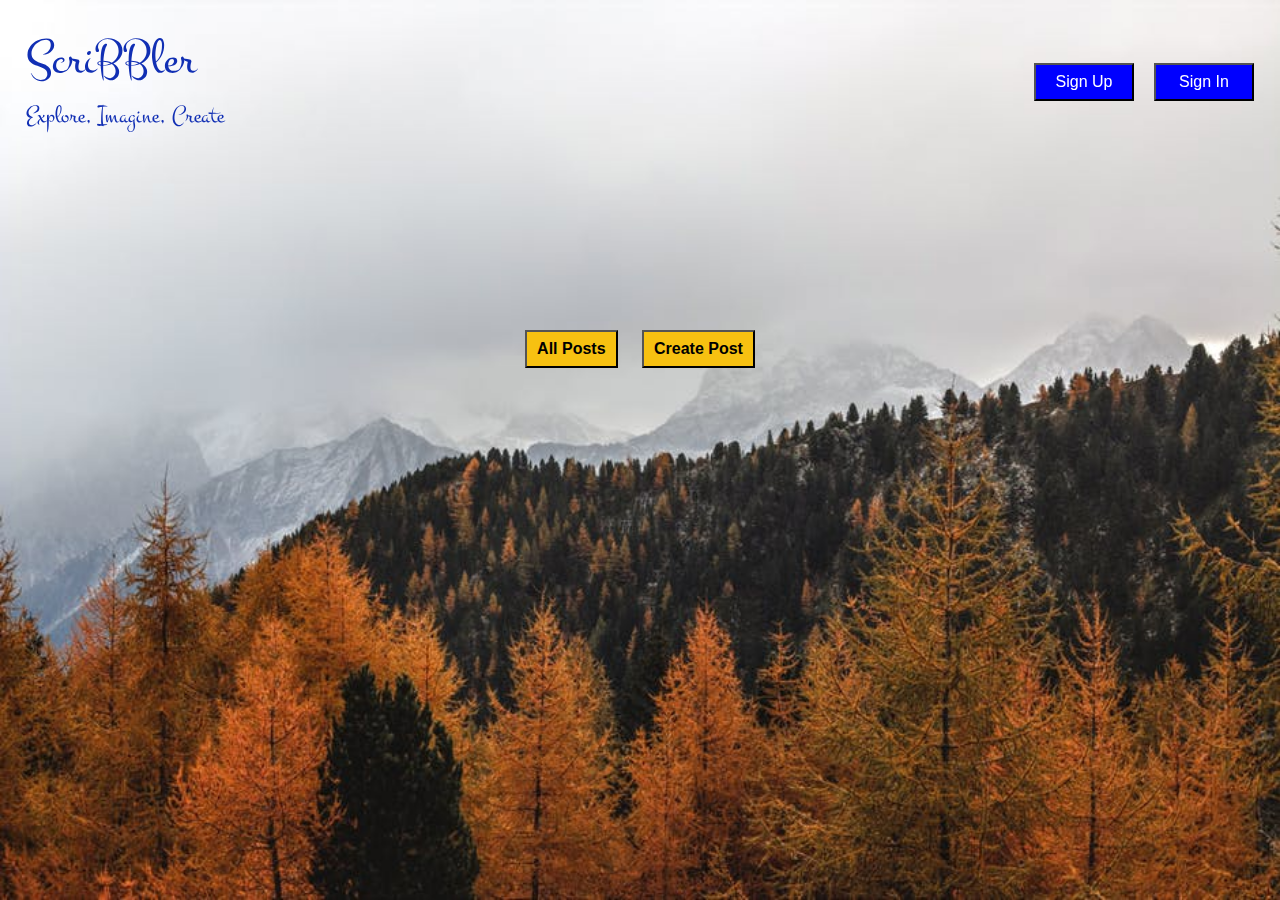
<file: index.html>
<!DOCTYPE html>
<html>

<head>
    <meta charset="utf-8">
    <meta name="viewport" content="width=device-width, initial-scale=1">
    <link rel="stylesheet" href="https://cdnjs.cloudflare.com/ajax/libs/font-awesome/4.7.0/css/font-awesome.min.css">
    <link rel="stylesheet" href="css/header.css">
    <link rel="stylesheet" href="css/index.css">
    <link rel="stylesheet" href="https://fonts.googleapis.com/css?family=Montez&display=swap" >   
    <link rel="stylesheet" href="https://maxcdn.bootstrapcdn.com/bootstrap/4.5.2/css/bootstrap.min.css">
    <script src="https://ajax.googleapis.com/ajax/libs/jquery/3.5.1/jquery.min.js"></script>
    <script src="https://cdnjs.cloudflare.com/ajax/libs/popper.js/1.16.0/umd/popper.min.js"></script>
    <script src="https://maxcdn.bootstrapcdn.com/bootstrap/4.5.2/js/bootstrap.min.js"></script>    <!-- TODO: Include Google Fonts file here -->
</head>

<body>
    <header>
          <nav class="navbar transparent fixed-top">
            <a class="navbar-brand" class="logo-title" id="Title">ScriBBler
            <p class="middleText" style="font-size:25px;">Explore, Imagine, Create</p></a>
            <ul class="navbar-nav navbar-nav navbar-right">
                <li>
                  <button id="sign" data-toggle="modal" data-target="#sign_in">Sign In</button>
                  <button id="sign" data-toggle="modal" data-target="#sign_up">Sign Up</button>
                </li>
            </ul>
          </nav>
    </header>

<div id="main">
    <span>
        <button id="post" onclick="window.location.href = './html/bloglist.html';"><b>All Posts</b></button>
        <button id="post" data-toggle="modal" data-target="#pen_post"><b>Create Post</b></button>
    </span>
</div>

<div class="modal fade" id="sign_in" tabindex="-1" role="dialog" aria-hidden="true">
  <div class="modal-dialog modal-dialog-centered" role="document">
    <div class="modal-content">
      <div class="modal-header text-center">
        <h4 class="modal-title w-100" id="ModalLabel">Welcome Back!</h4>
        <button type="button" class="close" data-dismiss="modal" aria-label="Close">
            <span aria-hidden="true">&times;</span>
        </button>
    </div>
        <div class="modal-body">
          <form>
            <div class="form-group">
                <label for="InputUsername">Username</label>
                <input type="text" class="form-control" id="InputUsername" placeholder="Enter your username" required>
            </div>
            <div class="form-group">
                <label for="InputPassword1">Password</label>
                <input type="password" class="form-control" id="InputPassword1" placeholder="Enter your password" required>
            </div>
            <div class="modal-signin-container">
                <button type="submit" class="btn btn-success btn-block">Sign In</button>
            </div>
            <div class="modal-footer border-top-0 d-flex justify-content-center">
                Not a member ? 
                <a data-target="#sign_up" data-dismiss="modal" data-toggle="modal" href="#sign_up"> 
                  Sign Up
                </a>
            </div>
        </form>
        </div>
    </div>
  </div>
</div>

<div class="modal fade" id="sign_up" tabindex="-1" role="dialog" aria-hidden="true">
  <div class="modal-dialog modal-dialog-centered" role="document">
    <div class="modal-content">
      <div class="modal-header text-center">
        <h4 class="modal-title w-100" id="ModalLabel">Get Started</h4>
        <button type="button" class="close" data-dismiss="modal" aria-label="Close">
            <span aria-hidden="true">&times;</span>
        </button>
    </div>
        <div class="modal-body">
          <form>
            <div class="form-group">
              <label for="InputFullname">Full name</label>
              <input type="text" class="form-control" id="InputFullname" placeholder="Full Name" required>
          </div>
            <div class="form-group">
                <label for="InputnewUsername">Username</label>
                <input type="text" class="form-control" id="InputnewUsername" placeholder="Enter your username" required>
            </div>
            <div class="form-group">
                <label for="InputnewPassword">Password</label>
                <input type="password" class="form-control" id="InputnewPassword1" placeholder="Enter Your Password" required>
            </div>
            <div class="form-group">
              <label for="confirmPassword">Password</label>
              <input type="password" class="form-control" id="confirmPassword" placeholder="Confirm Password" required>
          </div>
            <div class="modal-signin-container">
                <button type="submit" class="btn btn-success btn-block">Sign Up</button>
            </div>
            <div class="modal-footer border-top-0 d-flex justify-content-center">
                Already a member ? 
                <a data-target="#sign_in" data-dismiss="modal" data-toggle="modal" href="#sign_in"> 
                  Sign in
                </a>
            </div>
        </form>
        </div>
    </div>
  </div>
</div>

<div class="modal fade" id="pen_post" tabindex="-1" role="dialog" aria-hidden="true">
  <div class="modal-dialog modal-dialog-centered" role="document">
    <div class="modal-content">
      <div class="modal-header text-center">
        <h4 class="modal-title w-100" id="ModalLabel">Pen Post</h4>
        <button type="button" class="close" data-dismiss="modal" aria-label="Close">
            <span aria-hidden="true">&times;</span>
        </button>
    </div>
        <div class="modal-body">
          <form>
            <div class="form-group">
              <label for="posttitle">Title:</label>
              <input type="text" class="form-control" id="posttitle" style="width:50%;" required>
            </div>
            <div class="form-group">
              <label for="content">Content:</label>
              <input type="text" class="form-control" id="content" style="width:100%; height:350px;" required>
            </div>
            <div class="modal-signin-container">
              <button type="submit" class="btn btn-success btn-block">Create</button>
          </div>
          </form>
        </div>
    </div>
  </div>
</div>
</body>
</html>
</file>
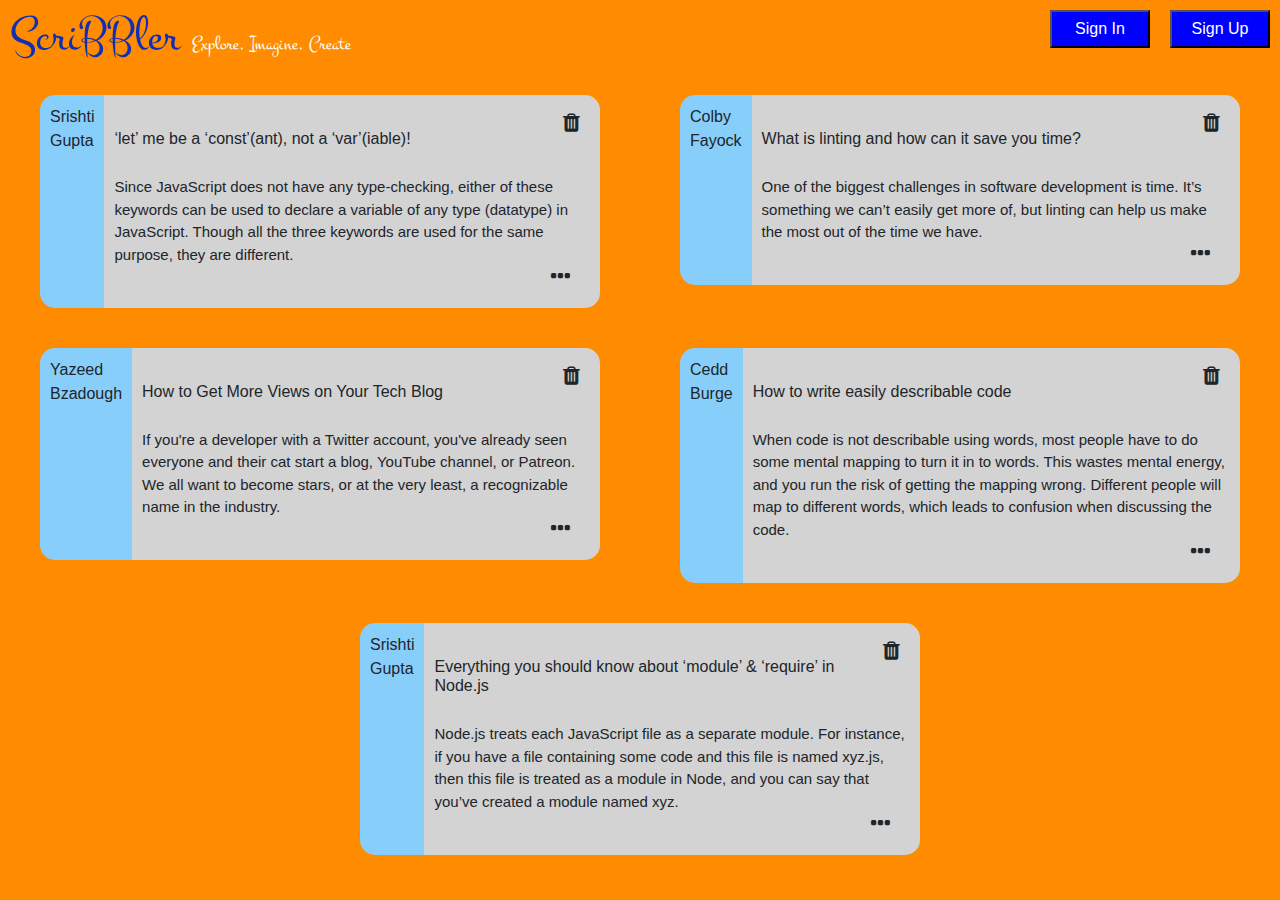
<file: html/bloglist.html>
<!DOCTYPE html>
<html>
<head>
    <meta charset="utf-8">
    <meta name="viewport" content="width=device-width, initial-scale=1">
    <link rel="stylesheet" href="https://cdnjs.cloudflare.com/ajax/libs/font-awesome/4.7.0/css/font-awesome.min.css">
    <link rel="stylesheet" href="../css/bloglist.css">
    <link rel="stylesheet" href="../css/header.css">
    <link rel="stylesheet" href="https://fonts.googleapis.com/css?family=Montez&display=swap" >   
    <link rel="stylesheet" href="https://maxcdn.bootstrapcdn.com/bootstrap/4.5.2/css/bootstrap.min.css">
    <script src="https://ajax.googleapis.com/ajax/libs/jquery/3.5.1/jquery.min.js"></script>
    <script src="https://cdnjs.cloudflare.com/ajax/libs/popper.js/1.16.0/umd/popper.min.js"></script>
    <script src="https://maxcdn.bootstrapcdn.com/bootstrap/4.5.2/js/bootstrap.min.js"></script>    <!-- TODO: Include Google Fonts file here -->
</head>

<body style="background-color:darkorange;">
    <div class="header">
        <a id="Title">ScriBBler <span style="color:white; font-size:20px;">Explore, Imagine, Create</span></a>
        <button id="sign" data-toggle="modal" data-target="#sign_up">Sign Up</button>
        <button id="sign" data-toggle="modal" data-target="#sign_in">Sign In</button>
        
    </div>
    <div class="main">
    <div class="post_container">

        <!-- post 1 starts here -->
        <div class="post"> 
            <div class="post_heading">
                <p id="author" style="font-size:16px;">Srishti Gupta</p>
            </div>

            <div class="post_content">
                <div>
                    <span>
                    <span data-toggle="modal" data-target="#modalConfirm">
                        <i class="fa fa-trash fa-lg"></i></span>
                        <br>
                        <h6 id="heading">‘let’ me be a ‘const’(ant), not a ‘var’(iable)!</h6>
                    </span>
                </div>
                <p id="content">Since JavaScript does not have any type-checking, either of these keywords can be used to declare a variable of any type (datatype) in JavaScript. Though all the three keywords are used for the same purpose, they are different.
                    <span onClick="EditPost(author,heading,content)">
                    <i style="font-size:24px" class="fa">&#xf141;</i>
                </span>
                </p>
            </div>
        </div>
        <!-- post 1 ends here -->

        <!-- post 2 starts here -->
        <div class="post">
            <div class="post_heading">
                <p id="author1" style="font-size:16px;">Colby Fayock</p>
            </div>

            <div class="post_content">
                <div>
                    <span data-toggle="modal" data-target="#modalConfirm">
                        <i class="fa fa-trash fa-lg"></i>
                        <br>
                        <h6 id="heading1">What is linting and how can it save you time?</h6>
                    </span>
                </div>
                <p id="content1">One of the biggest challenges in software development is time. It’s something we can’t easily get more of, but linting can help us make the most out of the time we have.
                    <span onClick="EditPost(author1,heading1,content1)">
                    <i style="font-size:24px" class="fa">&#xf141;</i>
                </span>
                </p>
            </div>
        </div>
        <!-- post 2 ends here -->
    </div>
    <div class="post_container">
        <!-- post 3 starts here -->
        <div class="post"> 
            <div class="post_heading">
                <p id="author2" style="font-size:16px;">Yazeed Bzadough</p>
            </div>

            <div class="post_content">
                <div>
                    <span data-toggle="modal" data-target="#modalConfirm">
                        <i class="fa fa-trash fa-lg"></i>
                        <br>
                    <h6 id="heading2">How to Get More Views on Your Tech Blog</h6>
                </div>
                <p id="content2">If you're a developer with a Twitter account, you've already seen everyone and their cat start a blog, YouTube channel, or Patreon. We all want to become stars, or at the very least, a recognizable name in the industry.
                    <span onClick="EditPost(author2,heading2,content2)">
                    <i style="font-size:24px" class="fa">&#xf141;</i>
                </span>
                </p>
            </div>
        </div>
        <!-- post 3 ends here -->

        <!-- post 4 starts here -->
        <div class="post"> 
            <div class="post_heading">
                <p id="author3" style="font-size:16px;">Cedd Burge</p>
            </div>

            <div class="post_content">
                <div>
                    <span data-toggle="modal" data-target="#modalConfirm">
                        <i class="fa fa-trash fa-lg"></i>
                        <br>
                    <h6 id="heading3">How to write easily describable code</h6>
                    <span>
                        <!-- TODO: Include Font Awesome icon for delete icon here -->
                    </span>
                </div>
                <p id="content3">When code is not describable using words, most people have to do some mental mapping to turn it in to words. This wastes mental energy, and you run the risk of getting the mapping wrong. Different people will map to different words, which
                    leads to confusion when discussing the code.
                    <span onClick="EditPost(author3,heading3,content3)">
                        <i style="font-size:24px" class="fa">&#xf141;</i>
                    </span>
                    </p>
            </div>
        </div>
        <!-- post 4 ends here -->
    </div>
    <div class="post_container">
        <!-- post 5 starts here -->
        <div class="post"> 
            <div class="post_heading">
                <p id ="author4" style="font-size:16px;">Srishti Gupta</p>
            </div>

            <div class="post_content">
                <div>
                    <span>
                    <span data-toggle="modal" data-target="#modalConfirm">
                        <i class="fa fa-trash fa-lg"></i></span>
                        <br>
                        <h6 id="heading4">Everything you should know about ‘module’ & ‘require’ in Node.js</h6>
                    </span>
                </div>
                <p id="content4">Node.js treats each JavaScript file as a separate module. For instance, if you have a file containing some code and this file is named xyz.js, then this file is treated as a module in Node, and you can say that you’ve created a module
                    named xyz.
                    <span >
                        <i style="font-size:24px" class="fa" onClick="EditPost(author4,heading4,content4)">&#xf141;</i>
                    </span>
                    </p>
            </div>
        </div>
        <!-- post 5 ends here -->

        <!-- TODO: Write code for delete post modal here -->

    </div>
    <!-- list of all posts ends here -->
    </div>
    <div class="modal fade" id="sign_in" tabindex="-1" role="dialog" aria-hidden="true">
        <div class="modal-dialog modal-dialog-centered" role="document">
          <div class="modal-content">
            <div class="modal-header text-center">
              <h4 class="modal-title w-100" id="ModalLabel">Welcome Back!</h4>
              <button type="button" class="close" data-dismiss="modal" aria-label="Close">
                  <span aria-hidden="true">&times;</span>
              </button>
          </div>
              <div class="modal-body">
                <form>
                  <div class="form-group">
                      <label for="InputUsername">Username</label>
                      <input type="text" class="form-control" id="InputUsername" placeholder="Enter your username" required>
                  </div>
                  <div class="form-group">
                      <label for="InputPassword1">Password</label>
                      <input type="password" class="form-control" id="InputPassword1" placeholder="Enter your password" required>
                  </div>
                  <div class="modal-signin-container">
                      <button type="submit" class="btn btn-success btn-block">Sign In</button>
                  </div>
                  <div class="modal-footer border-top-0 d-flex justify-content-center">
                      Not a member ? 
                      <a data-target="#sign_up" data-dismiss="modal" data-toggle="modal" href="#sign_up"> 
                        Sign Up
                      </a>
                  </div>
              </form>
              </div>
          </div>
        </div>
      </div>
      
      <div class="modal fade" id="sign_up" tabindex="-1" role="dialog" aria-hidden="true">
        <div class="modal-dialog modal-dialog-centered" role="document">
          <div class="modal-content">
            <div class="modal-header text-center">
              <h4 class="modal-title w-100" id="ModalLabel">Get Started</h4>
              <button type="button" class="close" data-dismiss="modal" aria-label="Close">
                  <span aria-hidden="true">&times;</span>
              </button>
          </div>
              <div class="modal-body">
                <form>
                  <div class="form-group">
                    <label for="InputFullname">Full name</label>
                    <input type="text" class="form-control" id="InputFullname" placeholder="Full Name" required>
                </div>
                  <div class="form-group">
                      <label for="InputnewUsername">Username</label>
                      <input type="text" class="form-control" id="InputnewUsername" placeholder="Enter your username" required>
                  </div>
                  <div class="form-group">
                      <label for="InputnewPassword">Password</label>
                      <input type="password" class="form-control" id="InputnewPassword1" placeholder="Enter Your Password" required>
                  </div>
                  <div class="form-group">
                    <label for="confirmPassword">Password</label>
                    <input type="password" class="form-control" id="confirmPassword" placeholder="Confirm Password" required>
                </div>
                  <div class="modal-signin-container">
                      <button type="submit" class="btn btn-success btn-block">Sign Up</button>
                  </div>
                  <div class="modal-footer border-top-0 d-flex justify-content-center">
                      Already a member ? 
                      <a data-target="#sign_in" data-dismiss="modal" data-toggle="modal" href="#sign_in"> 
                        Sign in
                      </a>
                  </div>
              </form>
              </div>
          </div>
        </div>
      </div>
      <div class="modal fade" id="modalConfirm" tabindex="-1" role="dialog" aria-hidden="true">
        <div class="modal-dialog modal-dialog-centered" role="document">
          <div class="modal-content">
            <div class="modal-body text-center">
                    <h4 id="TitleConfirmYesNo" class="modal-title" style="font-size: 15px;">
                        Are you sure you want to delete this post?</h4>
                        
                    <button id="btnYesConfirm" type="button" class="btn btn-success"
                        style="margin-right: 125px;" data-dismiss="modal"
                        onclick="">Yes</button>
                    <button id="btnNoConfirm" type="button" class="btn btn-danger"
                        data-dismiss="modal">No</button>
                </div>
            </div>
        </div>  
        <script src="../javascript/post.js"></script>
        <script src="../javascript/bloglist.js"></script>
        <script src="../javascript/header.js"></script>
</body>

</html>
</file>
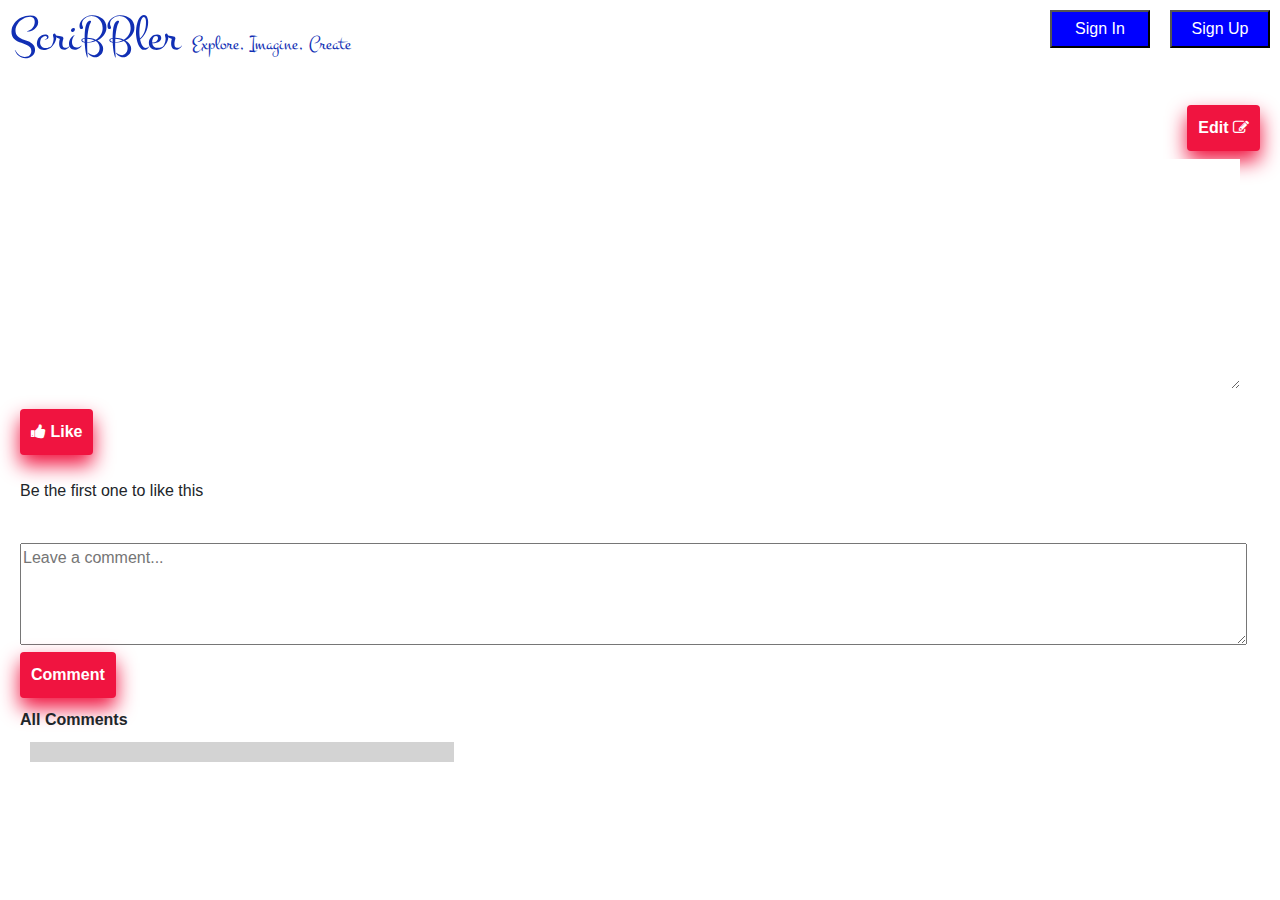
<file: html/post.html>
<!DOCTYPE html>
<html>
<head>
    <meta charset="utf-8">
    <meta name="viewport" content="width=device-width, initial-scale=1">
    <link rel="stylesheet" href="https://cdnjs.cloudflare.com/ajax/libs/font-awesome/4.7.0/css/font-awesome.min.css">
    <link rel="stylesheet" href="../css/post.css">
    <link rel="stylesheet" href="../css/header.css">
    <link rel="stylesheet" href="https://fonts.googleapis.com/css?family=Montez&display=swap" >   
    <link rel="stylesheet" href="https://maxcdn.bootstrapcdn.com/bootstrap/4.5.2/css/bootstrap.min.css">
    <script src="https://ajax.googleapis.com/ajax/libs/jquery/3.5.1/jquery.min.js"></script>
    <script src="https://cdnjs.cloudflare.com/ajax/libs/popper.js/1.16.0/umd/popper.min.js"></script>
    <script src="https://maxcdn.bootstrapcdn.com/bootstrap/4.5.2/js/bootstrap.min.js"></script>    <!-- TODO: Include Google Fonts file here -->
</head>

<body>
    <div class="header">
        <a id="Title">ScriBBler <span style="font-size:20px;">Explore, Imagine, Create</span></a>
        <button id="sign" data-toggle="modal" data-target="#sign_up">Sign Up</button>
        <button id="sign" data-toggle="modal" data-target="#sign_in">Sign In</button>
    </div>
    <div id="main">
    <h3 id="heading1">
         
    </h3>
    <div>
        <span id="author1"> </span>
        <button type="button" class="btn" id="edit_btn" onClick="Edit()">Edit <i class="fa fa-edit"></i></button>
    </div>
    <br>
    <div id="middle">
        <textarea cols id="content1"> </textarea>
    </div>
    <div id="bottom">
        <button type="button" class="btn" id="like_btn" onClick="Like_func()"><i class="fa fa-thumbs-up"></i> Like</button>
        <br><br>
        <p id="like">Be the first one to like this</p>
        <br>
        <textarea id="comment" rows="4" cols="130" placeholder="Leave a comment..." name="comment"></textarea>
        <div><button id="comment_btn" type="button" class="btn btn-danger"
                onClick="addComment(comment)">Comment</button></div>
        <div id="allCommentsHeading">All Comments</div>
        <div class="comment-container">
            <div id="comments">
            </div>
        </div>
    </div>
    </div>
    <div class="modal fade" id="sign_in" tabindex="-1" role="dialog" aria-hidden="true">
        <div class="modal-dialog modal-dialog-centered" role="document">
          <div class="modal-content">
            <div class="modal-header text-center">
              <h4 class="modal-title w-100" id="ModalLabel">Welcome Back!</h4>
              <button type="button" class="close" data-dismiss="modal" aria-label="Close">
                  <span aria-hidden="true">&times;</span>
              </button>
          </div>
              <div class="modal-body">
                <form>
                  <div class="form-group">
                      <label for="InputUsername">Username</label>
                      <input type="text" class="form-control" id="InputUsername" placeholder="Enter your username" required>
                  </div>
                  <div class="form-group">
                      <label for="InputPassword1">Password</label>
                      <input type="password" class="form-control" id="InputPassword1" placeholder="Enter your password" required>
                  </div>
                  <div class="modal-signin-container">
                      <button type="submit" class="btn btn-success btn-block">Sign In</button>
                  </div>
                  <div class="modal-footer border-top-0 d-flex justify-content-center">
                      Not a member ? 
                      <a data-target="#sign_up" data-dismiss="modal" data-toggle="modal" href="#sign_up"> 
                        Sign Up
                      </a>
                  </div>
              </form>
              </div>
          </div>
        </div>
      </div>
      
      <div class="modal fade" id="sign_up" tabindex="-1" role="dialog" aria-hidden="true">
        <div class="modal-dialog modal-dialog-centered" role="document">
          <div class="modal-content">
            <div class="modal-header text-center">
              <h4 class="modal-title w-100" id="ModalLabel">Get Started</h4>
              <button type="button" class="close" data-dismiss="modal" aria-label="Close">
                  <span aria-hidden="true">&times;</span>
              </button>
          </div>
              <div class="modal-body">
                <form>
                  <div class="form-group">
                    <label for="InputFullname">Full name</label>
                    <input type="text" class="form-control" id="InputFullname" placeholder="Full Name" required>
                </div>
                  <div class="form-group">
                      <label for="InputnewUsername">Username</label>
                      <input type="text" class="form-control" id="InputnewUsername" placeholder="Enter your username" required>
                  </div>
                  <div class="form-group">
                      <label for="InputnewPassword">Password</label>
                      <input type="password" class="form-control" id="InputnewPassword1" placeholder="Enter Your Password" required>
                  </div>
                  <div class="form-group">
                    <label for="confirmPassword">Password</label>
                    <input type="password" class="form-control" id="confirmPassword" placeholder="Confirm Password" required>
                </div>
                  <div class="modal-signin-container">
                      <button type="submit" class="btn btn-success btn-block">Sign Up</button>
                  </div>
                  <div class="modal-footer border-top-0 d-flex justify-content-center">
                      Already a member ? 
                      <a data-target="#sign_in" data-dismiss="modal" data-toggle="modal" href="#sign_in"> 
                        Sign in
                      </a>
                  </div>
              </form>
              </div>
          </div>
        </div>
      </div>
      <script src="../javascript/post.js"></script>
      <script src="../javascript/header.js"></script>
</body>
</html>
</file>
<file: css/header.css>
#header{
    position:fixed;
}
#sign{
    width:100px;
    background-color:blue;
    color:white;
    padding:5px 10px 5px 10px;
    margin:10px;
    float:right;
}
#Title{
    font-family: 'Montez', cursive;
    font-size: 50px;
    color: #112fb4;
    margin: auto;
    text-decoration: none;
    margin: 10px 10px 0px 10px;    
    }
</file>
<file: css/index.css>
*{
    padding: 0px 0px 0px 0px;
    margin: 0px 0px 0px 0px;
    box-sizing: border-box;
}
body{

    background-image:url("../images/background.jpg");
    background-position: center center;
    background-repeat: no-repeat;
    background-attachment: fixed;
    background-size: 100% 100%;
    color:blue;
}
#main{
    margin-top: 300px;
    display: flex;
    flex-direction: column;
    align-items: center;
    justify-content: center;
    padding: 20px 20px 20px 20px;
}
#post{
    font-family: Arial, sans-serif;
    background-color:rgb(247, 193, 17);
    color:black;
    text-decoration: none;
    padding:5px 10px 5px 10px;
    margin:10px;
    
}
a:link{
    color:black;
    text-decoration:none;
}
a:hover{
    color: black;
    text-decoration:none;
}
a:visited{
    color:black;
}
#ModalLabel{
    color:rgb(0, 0, 0);
    font-family: 'Roboto', sans-serif;
    font-size: larger;
}
</file>
<file: css/bloglist.css>
.main{
    margin-top: auto;
}
.post_container{
    display:flex;
    justify-content: space-around;
    margin-bottom:10px;
    
}
.post{
    
    display:flex;
    flex-direction: row;
    align-items: column;
    justify-content: center;
    height:100%;
    width:50%;
    border-radius: 15px;
    padding:20px 40px 10px 40px;
    

}
.post_heading{
    
    background-color: lightskyblue;
    border-radius:15px 0px 0px 15px;
    align-items:column;
    justify-content: center;
}

.post_content{
    
    margin:auto;
    border-radius:0px 15px 15px 0px;
    background-color:lightgrey;
}
p{
    font-size:15px;
    margin:auto;
    padding:10px;
}
i{
    float:right;
    padding:20px;
    cursor:pointer;
}
h6{
    margin:auto;
    padding: 10px;
}
#TitleConfirmYesNo{
margin-top: 15px;
padding-bottom:10px;
}
#btnYesConfirm{
    width:30%;
    text-align: center;
}
#btnNoConfirm{
    width:30%;
    text-align: center;

}
</file>
<file: css/post.css>
#edit_btn, #comment_btn, #like_btn {
    border: 0;
    outline: 0;
    padding: 11px;
    background: rgb(240, 20, 64);
    box-shadow: 0px 10px 20px 0.1px rgb(240, 20, 64);
    color: white;
    font-weight: bold;
}
#edit_btn{
    float:right;
}

#heading1{
    margin-top: 10px;
    text-align: center;
}
#main{
    padding:20px;
}
#bottom{
    padding-bottom:20px;
}

#comments{
    background-color: lightgrey;
    width: 100%;
    margin: 10px;
    padding: 10px; 
}

.comment{
    background-color: white;
    margin: 10px 10px 0px 10px;
    padding: 10px;
}
#allCommentsHeading{
    font-weight: bolder;
    padding-top: 10px;
}
.comment-container{
    min-height: 0px;
    overflow: hidden;
    width:35%;
}
#middle{
    margin-top:10px;
    padding:20px 20px 20px 0px;
     height: 270px;
}
#content1{
    width:100%;
    height:100%;
    border:none;
    justify-content: center;
}
.author1{
    font-size:25px;
}
</file>
